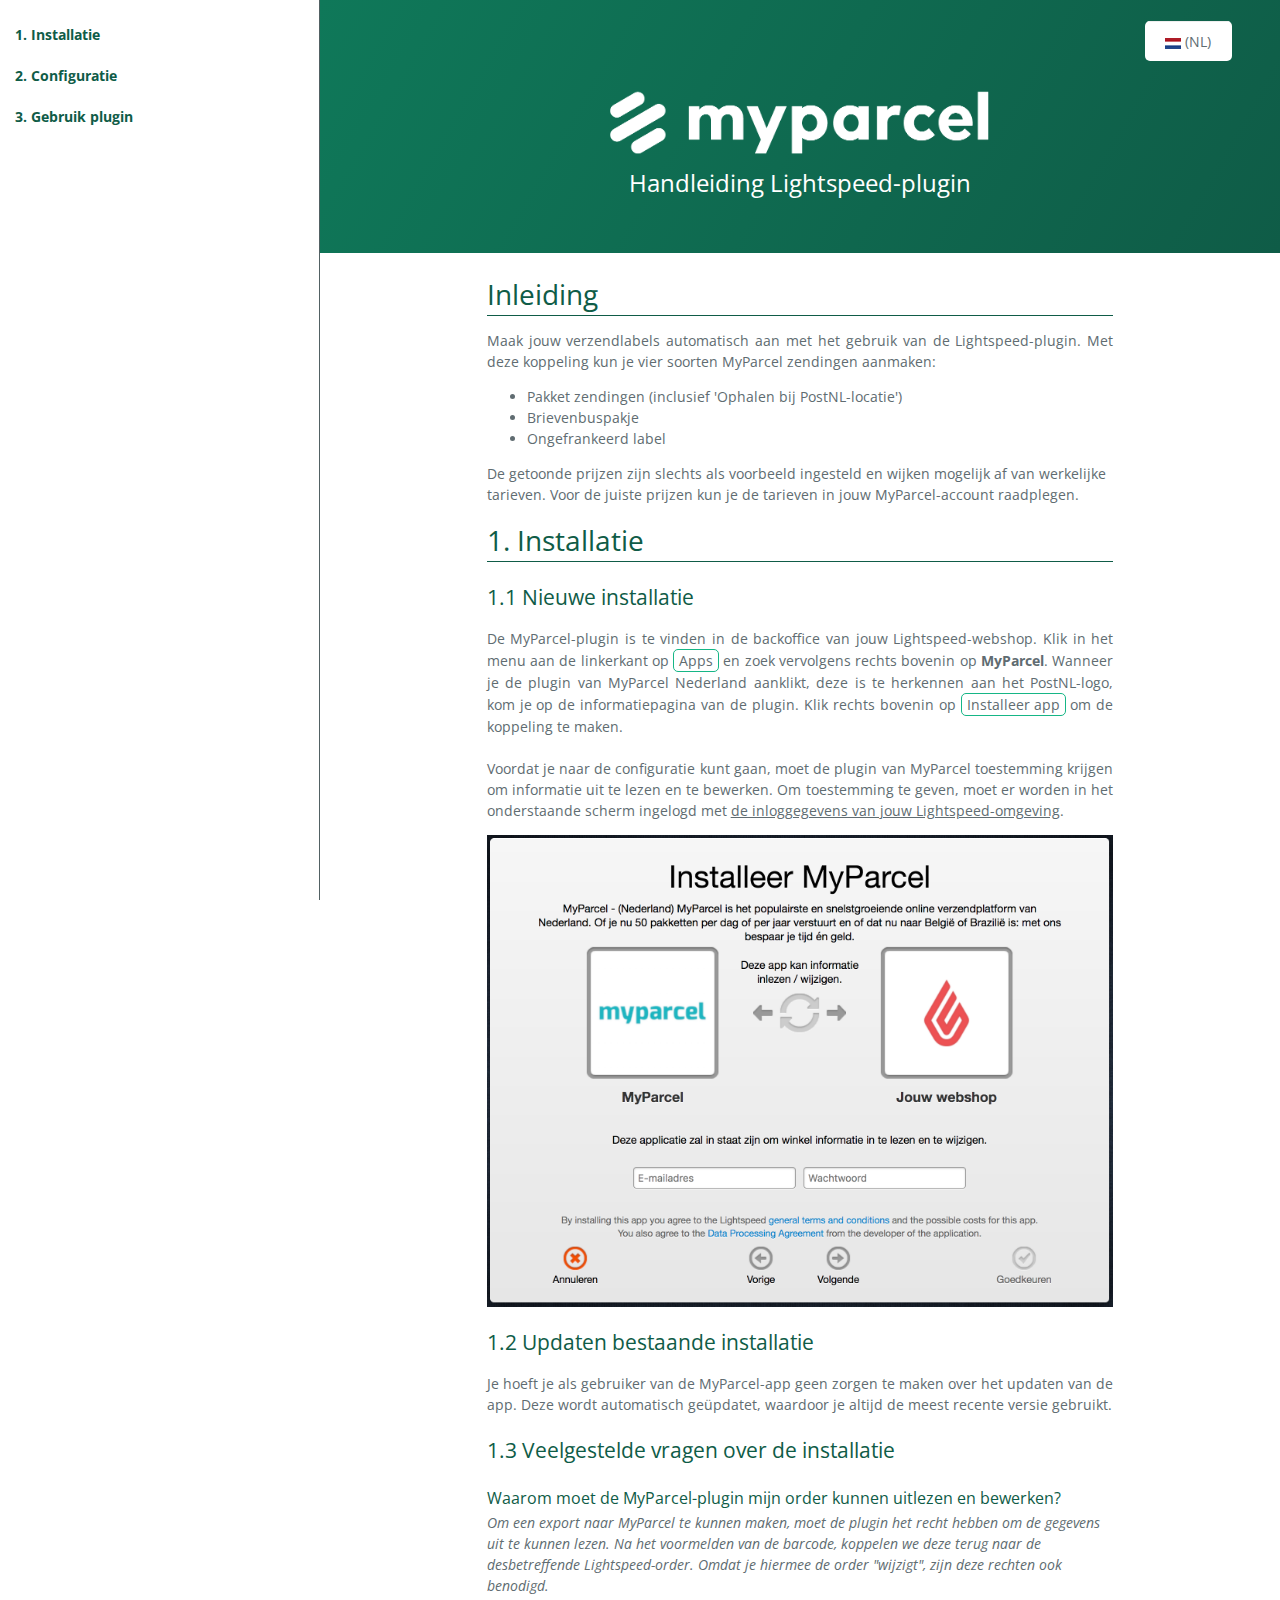
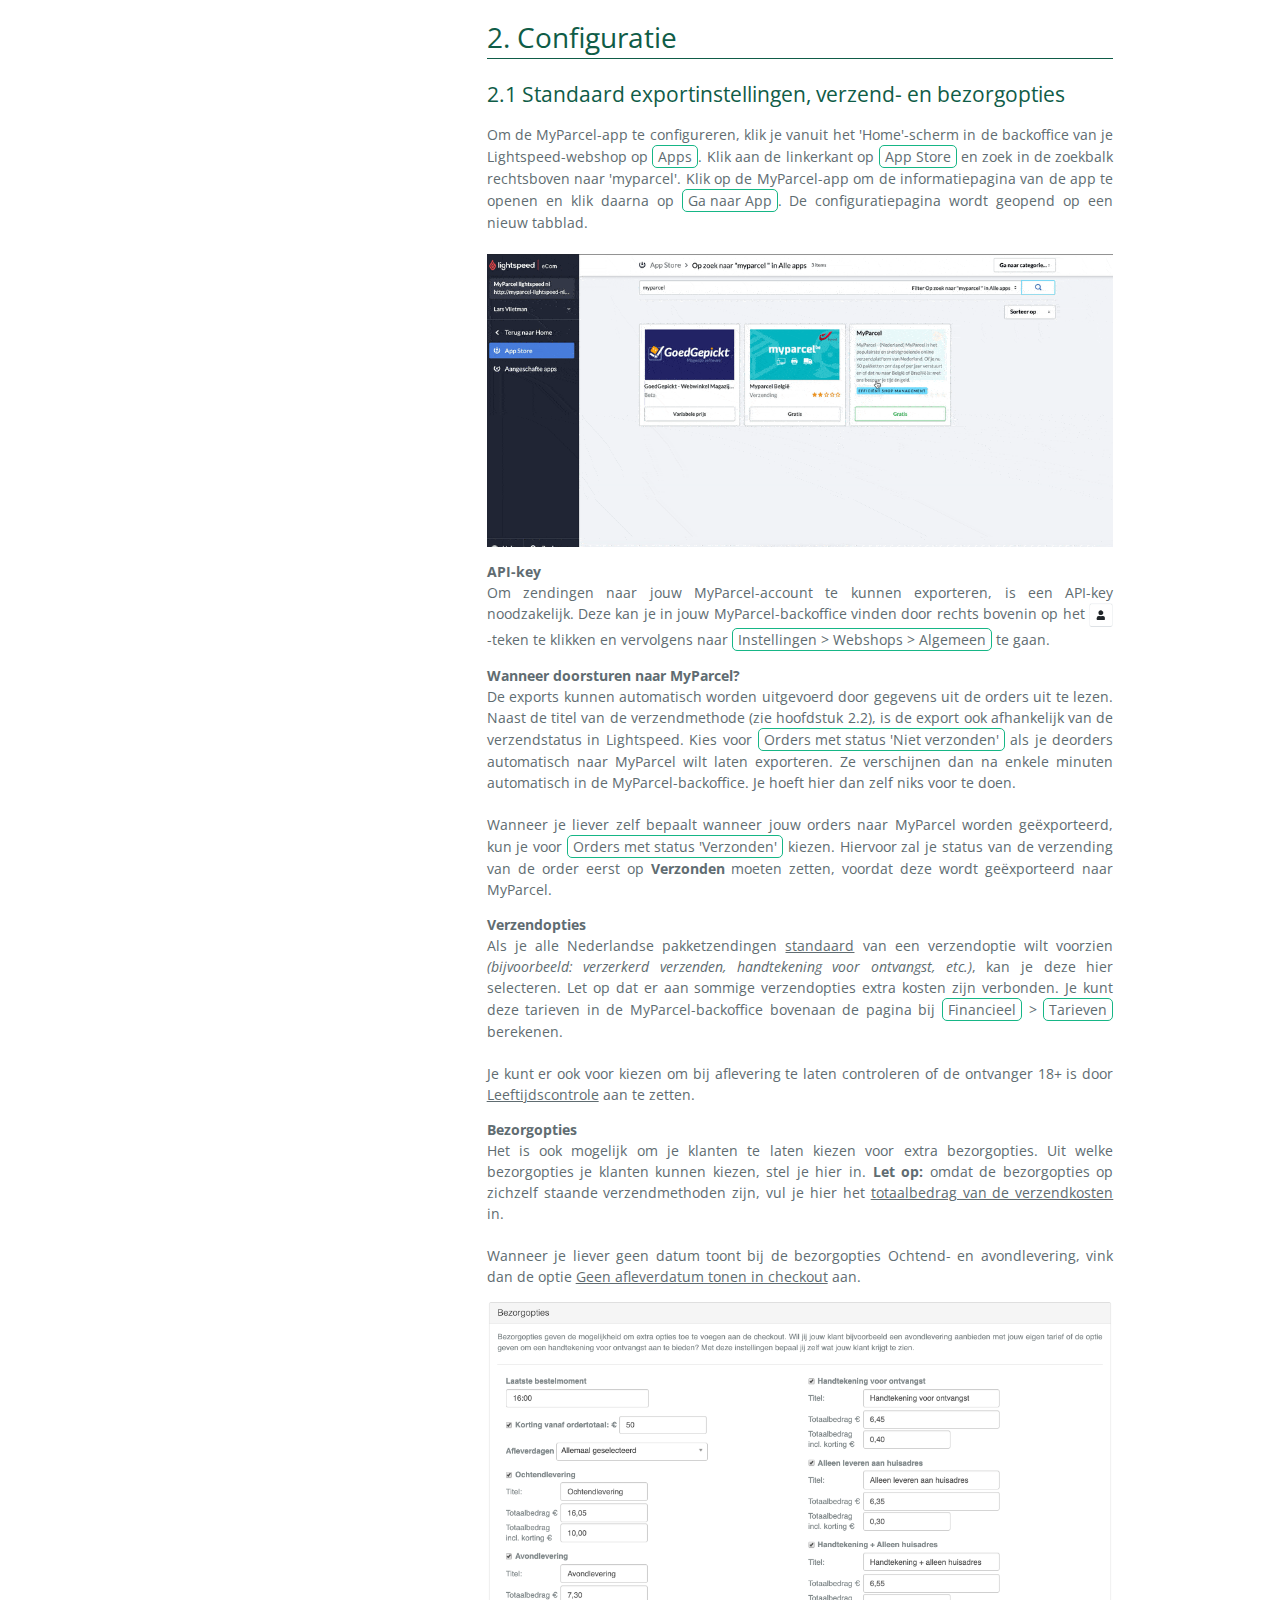
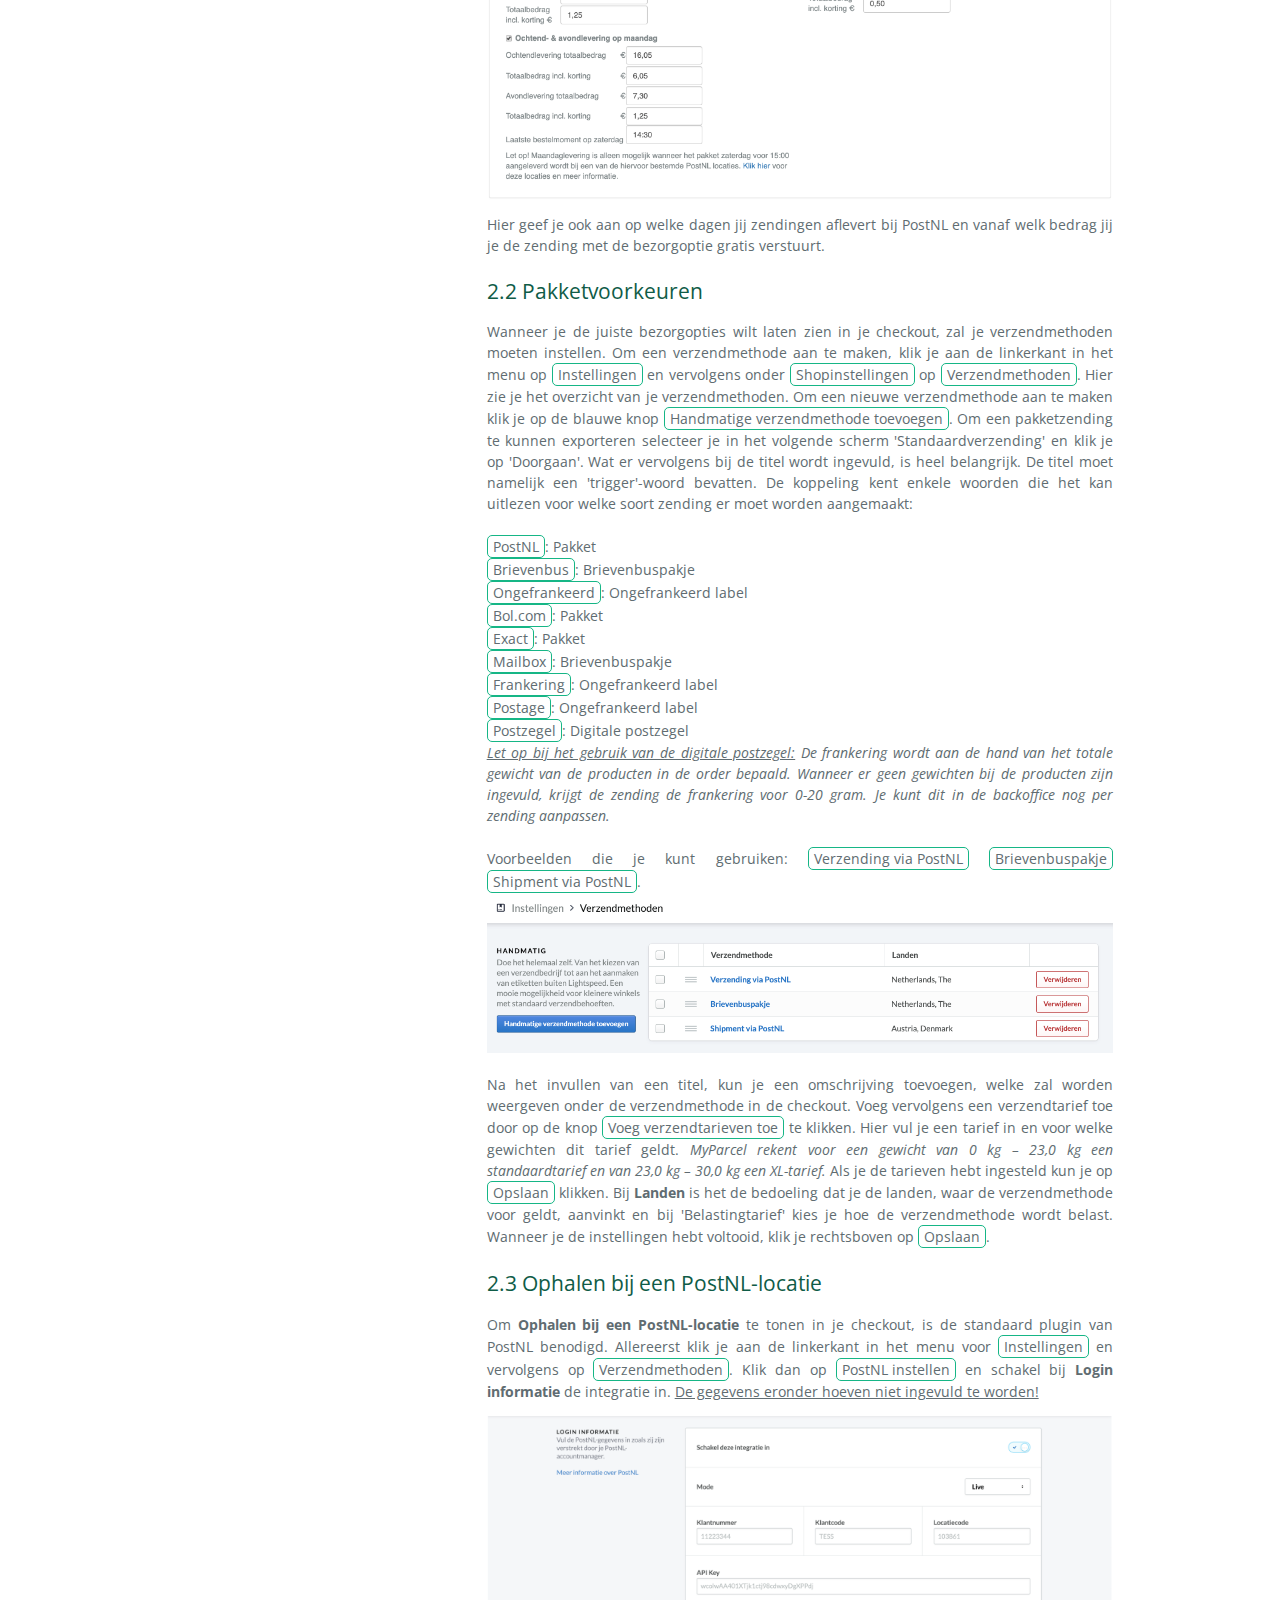
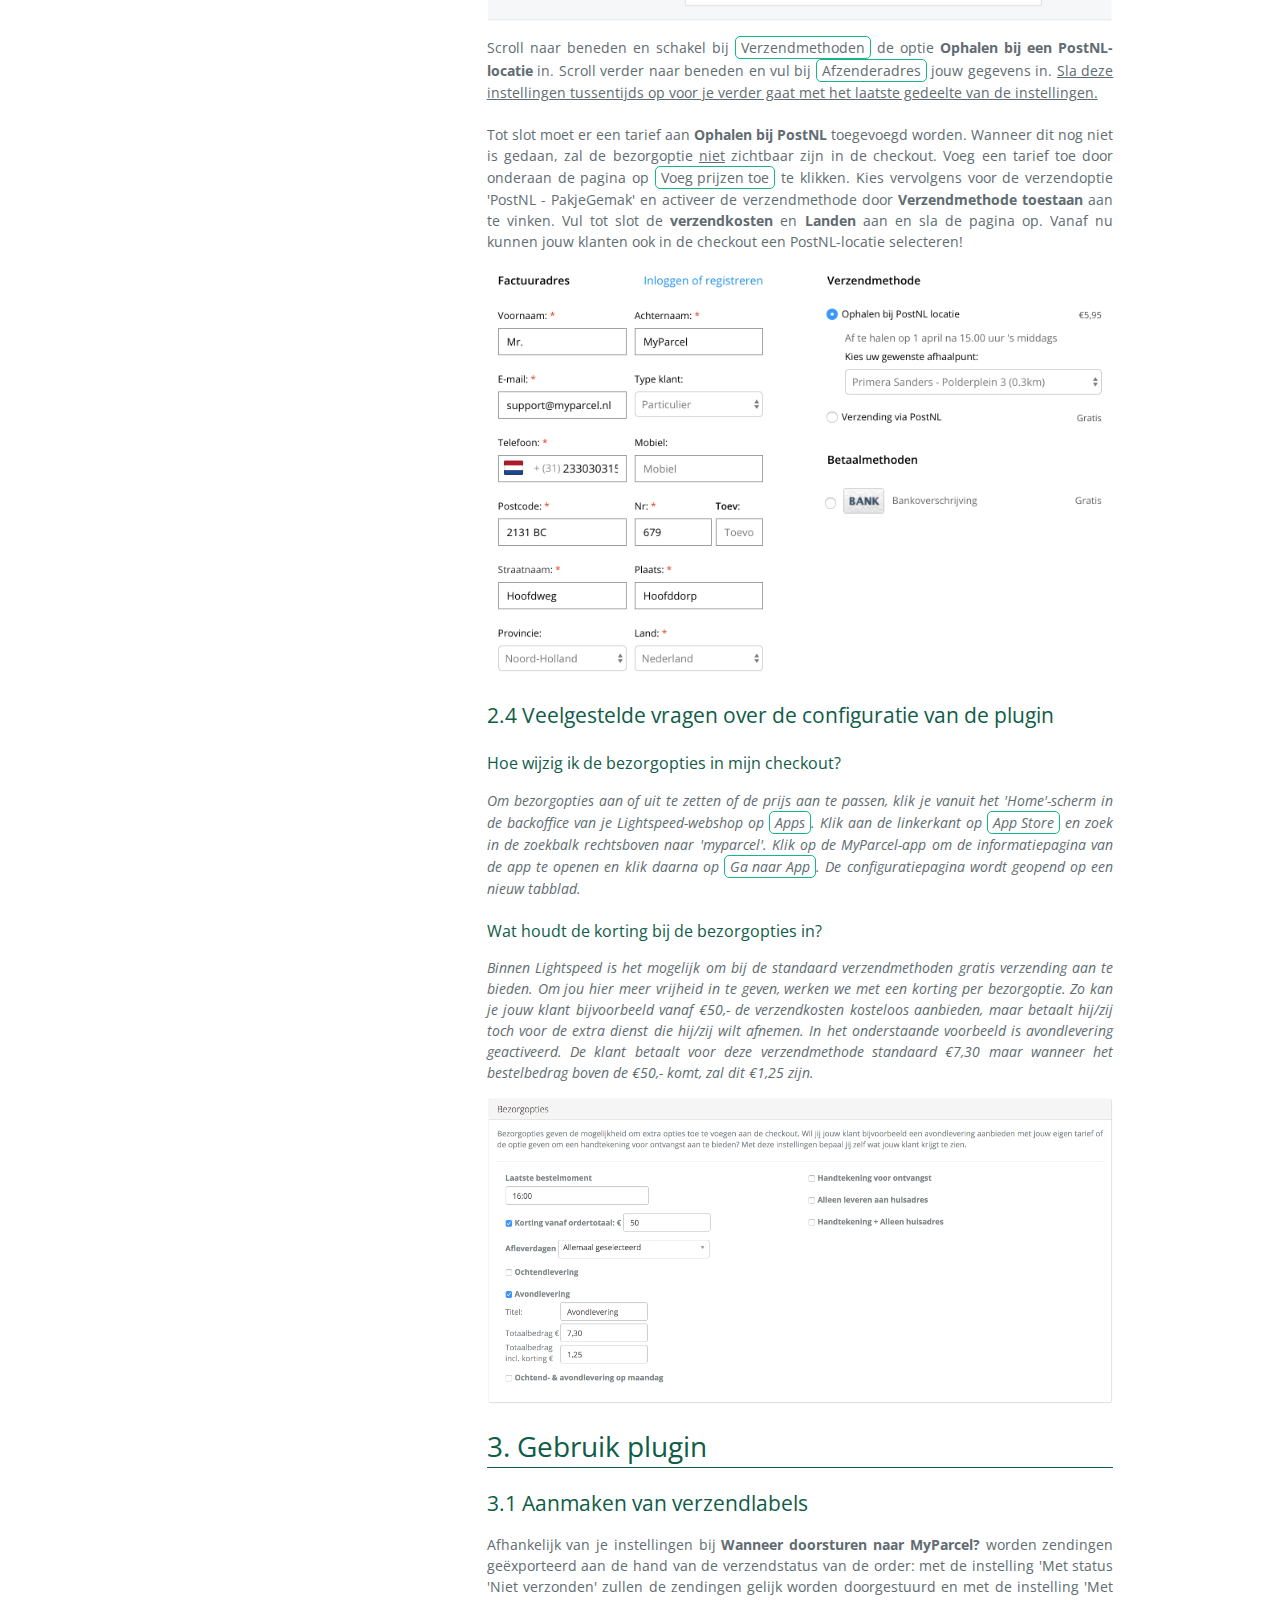
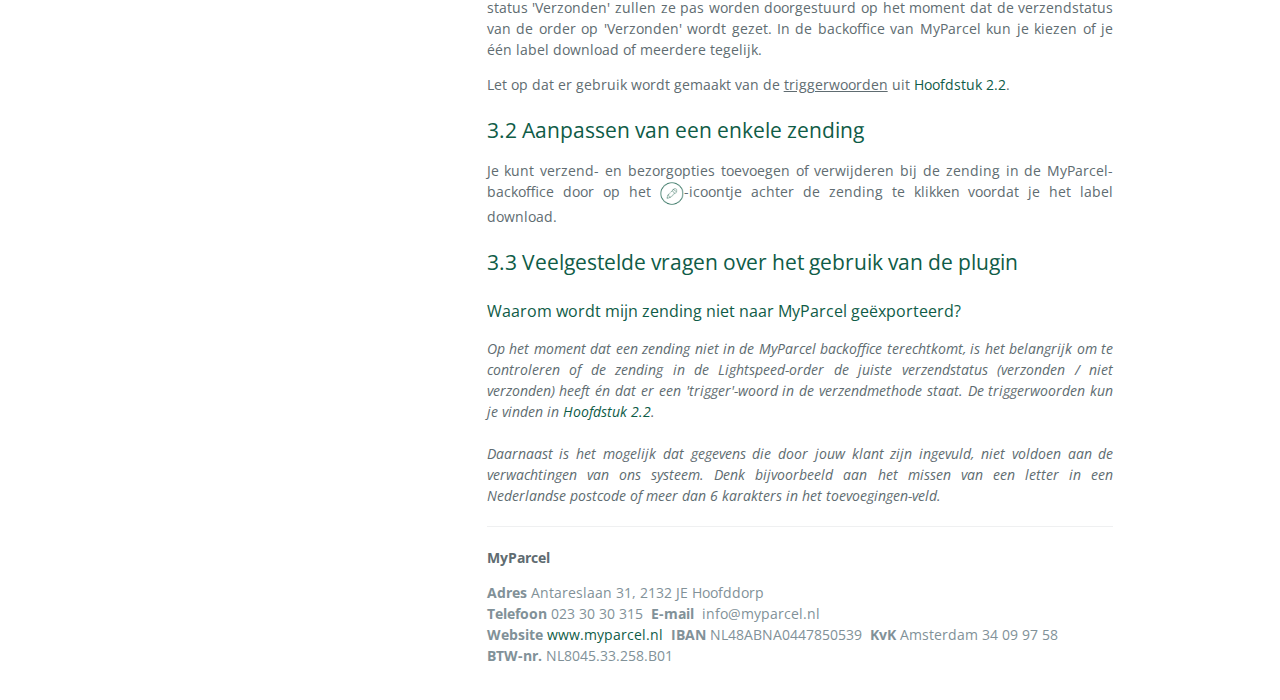
<file: index.html>
<!DOCTYPE html>
<html lang="en-us">

    <head>
        <meta charset="UTF-8" />
        <title>Lightspeed Manual</title>
        <meta name="description" content="The documentation to make a connection with MyParcel">
        <meta content="width=device-width, initial-scale=1" name="viewport" />
        <link rel="shortcut icon" href="https://backoffice.myparcel.nl/images/favicon/favicon.ico">
        <link href="css/normalize.css" media="screen" rel="stylesheet" type="text/css" />
        <link href="css/languagepicker.css" media="screen" rel="stylesheet" type="text/css"/>
        <link href="css/bootstrap.min.css" media="screen" rel="stylesheet" type="text/css" />
        <link href="https://fonts.googleapis.com/css?family=Open+Sans:400,700" rel="stylesheet" type="text/css" />
        <link href="css/stylesheet.css" media="screen" rel="stylesheet" type="text/css" />
        <link href="css/github-light.css" media="screen" rel="stylesheet" type="text/css" />
        <script src="js/jquery-3.0.0.min.js"></script>
        <script src="js/bootstrap.min.js"></script>
        <script src="js/languagepicker.js"></script>
        <script src="js/auto_menu.js"></script>
        
    </head>

    <body>
        <ul class="languagepicker roundborders">
            <li id="NL"><img src="media/flags/netherlands-flag-icon-16.png"/> (NL)</li>
            <li id="EN"><img src="media/flags/british-flag-icon-16.png"/> (EN)</li>
        </ul>
        <section class="all-content"></section>
    </body>

</html>
</file>
<file: css/languagepicker.css>
/* language picker*/

.languageTitel{
    float: right;
    margin: 0 48px;
    z-index: 300;
    position: absolute;
    right: 50px;
    top: 30px;
}

.languagepicker {
    background-color: #FFF;
    display: inline-block;
    padding: 0;
    height: 40px;
    overflow: hidden;
    transition: all .3s ease;
    vertical-align: top;
    float: none;
    margin: 0 48px;
    z-index: 300;
    position: absolute;
    right: 0px;
    top: 21px;
}

.languagepicker:hover {
    /* don't forget the 1px border */
    height: auto;
}

.languagepicker a{
    color: #000;
    text-decoration: none;
}

.languagepicker li {
    display: block;
    padding: 0px 20px;
    line-height: 40px;
    border-top: 1px solid #EEE;
}

.languagepicker li:hover{
    background-color: #EEE;
}

.roundborders {
    border-radius: 5px;
}
</file>
<file: css/stylesheet.css>
* {
    box-sizing: border-box;
}

body {
    padding: 0;
    margin: 0;
    font-family: "Open Sans", "Helvetica Neue", Helvetica, Arial, sans-serif;
    line-height: 1.5;
    color: #606c71;
    position: relative;
}


a {
    color: #0F5C47;
    text-decoration: none;
}

a:hover {
    text-decoration: underline;
}
a:hover, a:focus {
    color: #526263;
}

h1 {
    border-bottom: 1px solid #0F5C47;
}

.nice {
    border-radius: 5px;
    border: solid #16B686 1px;
    display: inline-block;
    padding: 0 5px;
}

.btn {
    display: inline-block;
    margin-bottom: 1rem;
    color: white;
    background-color: rgba(255, 255, 255, 0.08);
    border: 1px solid rgba(255, 255, 255, 0.2);
    border-radius: 0.3rem;
    transition: color 0.2s, background-color 0.2s, border-color 0.2s;
}

.btn + .btn {
    margin-left: 1rem;
}

.btn:hover {
    color: rgba(255, 255, 255, 0.8);
    text-decoration: none;
    background-color: rgba(255, 255, 255, 0.2);
    border-color: rgba(255, 255, 255, 0.3);
}

.page-header > .postman-run-button:after {
    content: "Run in postman";
    margin: 10px;
}

.page-header > .postman-run-button {
    background: none;
    display: inline-block;
    margin-bottom: 1rem;
    color: white;
    background-color: rgba(255, 255, 255, 0.08);
    border: 1px solid rgba(255, 255, 255, 0.2);
    border-radius: 0.3rem;
    transition: color 0.2s, background-color 0.2s, border-color 0.2s;
    width: 140px;
    height: 38px;
    padding-top: 7.9px;
}

.page-header {
    padding: 30px;
}

.box {
    background-color: rgba(15, 92, 71, 0.04);
    -moz-box-shadow: inset 0 0 10px #0F5C47;
    -webkit-box-shadow: inset 0 0 10px #0F5C47;
    box-shadow: inset 0 0 10px #0f78593b;
    padding: 10px;
    margin-bottom: 10px;
}

@media screen and (min-width: 64em) {
    .btn {
        padding: 0.75rem 1rem;
    }
}

@media screen and (min-width: 42em) and (max-width: 64em) {
    .btn {
        padding: 0.6rem 0.9rem;
    }
}

@media screen and (max-width: 42em) {
    .btn {
        display: block;
        width: 100%;
        padding: 0.75rem;
    }

    .btn + .btn {
        margin-top: 1rem;
        margin-left: 0;
    }
}

.page-header {
    color: #fff;
    text-align: center;
    background-color: #0F5C47;
    background-image: linear-gradient(120deg, #0F7859, #0F5C47);
}


.project-name {
    margin-top: -50px;
    margin-bottom: 0.1rem;
    word-wrap: break-word;
    border-bottom: none;
    font-weight: normal;
    font-size: 24px;
}

/* @media screen and (min-width: 64em) {
    .project-name {
    }
}

@media screen and (min-width: 42em) and (max-width: 64em) {
    .project-name {
    }
}

@media screen and (max-width: 42em) {
    .project-name {
    }
} */

.project-tagline {
    margin-bottom: 2rem;
    font-weight: normal;
    opacity: 0.7;
}

/* @media screen and (min-width: 64em) {
    .project-tagline {
    }
}

@media screen and (min-width: 42em) and (max-width: 64em) {
    .project-tagline {
    }
}

@media screen and (max-width: 42em) {
    .project-tagline {
    }
} */


.menu {
    background-color: white;
    border-right: 1px solid #526163;
    top: 0;
    left: 0;
    position: fixed;
    height: 100%;
    overflow-y: auto;
    padding: 0;
    z-index: 10;
}

.navbar {
    border: none;
}

.navbar .nav>.active>a, .navbar .nav>.active>a:hover, .navbar .nav>.active>a:focus {
    color: #555;
    background-color: #e7e7e7;
}
.navbar-header {
    width: 100%;
}

.h2item {
    display: none;
    margin-left: 15px;
}

.h3item {
    display: none;
    margin-left: 30px;
}
.main-content h3 {
    margin-top: 2rem;
    margin-bottom: 1px;
    font-weight: normal;
    color: #0F5C47;
}

.active > .h2item, .h2item > .active, .active > .h2item > .h3item, .active > .h3item    {
    display: block;
}

.navbar-collapse {
    padding: 0;
}

.nav>li>a {
    position: inherit;
    display: block;
}

.main-content :first-child {
    margin-top: 0;
}

.main-content img {
    max-width: 100%;
}

.main-content h1, .main-content h2, .main-content h4, .main-content h5, .main-content h6 {
    margin-top: 2rem;
    margin-bottom: 1rem;
    font-weight: normal;
    color: #0F5C47;
}

.main-content p {
    text-align: justify;
    margin-bottom: 1em;
}

.main-content code {
    padding: 2px 4px;
    font-family: Consolas, "Liberation Mono", Menlo, Courier, monospace;
    color: #383e41;
    background-color: #f3f6fa;
    border-radius: 0.3rem;
}

.main-content pre {
    padding: 0.8rem;
    margin-top: 0;
    margin-bottom: 1rem;
    font: 1rem Consolas, "Liberation Mono", Menlo, Courier, monospace;
    color: #567482;
    word-wrap: normal;
    background-color: #f3f6fa;
    border: solid 1px #dce6f0;
    border-radius: 0.3rem;
}

.main-content pre > code {
    padding: 0;
    margin: 0;
    color: #567482;
    word-break: normal;
    white-space: pre;
    background: transparent;
    border: 0;
}

.main-content .highlight {
    margin-bottom: 1rem;
}

.main-content .highlight pre {
    margin-bottom: 0;
    word-break: normal;
}

.main-content .highlight pre, .main-content pre {
    padding: 0.8rem;
    overflow: auto;
    line-height: 1.45;
    border-radius: 0.3rem;
}

.main-content pre code, .main-content pre tt {
    display: inline;
    max-width: initial;
    padding: 0;
    margin: 0;
    overflow: initial;
    line-height: inherit;
    word-wrap: normal;
    background-color: transparent;
    border: 0;
}

.main-content pre code:before, .main-content pre code:after, .main-content pre tt:before, .main-content pre tt:after {
    content: normal;
}

.main-content ul, .main-content ol {
    margin-top: 0;
}

.main-content blockquote {
    padding: 0 1rem;
    color: #819198;
    border-left: 0.3rem solid #dce6f0;
}

.main-content blockquote > :first-child {
    margin-top: 0;
}

.main-content blockquote > :last-child {
    margin-bottom: 0;
}

.main-content table {
    display: block;
    width: 100%;
    overflow: auto;
    word-break: normal;
    word-break: keep-all;
}

.main-content table th {
    font-weight: bold;
}

.main-content table th, .main-content table td {
    padding: 0.5rem 1rem;
    border: 1px solid #e9ebec;
}

.main-content dl {
    padding: 0;
}

.main-content dl dt {
    padding: 0;
    margin-top: 1rem;
    font-weight: bold;
}

.main-content dl dd {
    padding: 0;
    margin-bottom: 1rem;
}

.main-content hr {
    height: 2px;
    padding: 0;
    margin: 1rem 0;
    background-color: #eff0f1;
    border: 0;
}

@media screen and (min-width: 64em) {
    .main-content {
        padding: 2rem 6rem;
    }
}

@media screen and (min-width: 42em) and (max-width: 64em) {
    .main-content {
        padding: 2rem 4rem;
    }
}

@media screen and (max-width: 42em) {
    .main-content {
        padding: 2rem 1rem;
    }
}

.site-footer {
    padding-top: 2rem;
    margin-top: 2rem;
    border-top: solid 1px #eff0f1;
}

.site-footer-owner {
    display: block;
    font-weight: bold;
}

.site-footer-credits {
    color: #819198;
}

/* @media screen and (min-width: 64em) {
    .site-footer {
    }
}

@media screen and (min-width: 42em) and (max-width: 64em) {
    .site-footer {
    }
}

@media screen and (max-width: 42em) {
    .site-footer {
    }
} */

.center {
  display: block;
  margin-left: auto;
  margin-right: auto;
}
</file>
<file: css/github-light.css>
/*
The MIT License (MIT)

Copyright (c) 2016 GitHub, Inc.

Permission is hereby granted, free of charge, to any person obtaining a copy
of this software and associated documentation files (the "Software"), to deal
in the Software without restriction, including without limitation the rights
to use, copy, modify, merge, publish, distribute, sublicense, and/or sell
copies of the Software, and to permit persons to whom the Software is
furnished to do so, subject to the following conditions:

The above copyright notice and this permission notice shall be included in all
copies or substantial portions of the Software.

THE SOFTWARE IS PROVIDED "AS IS", WITHOUT WARRANTY OF ANY KIND, EXPRESS OR
IMPLIED, INCLUDING BUT NOT LIMITED TO THE WARRANTIES OF MERCHANTABILITY,
FITNESS FOR A PARTICULAR PURPOSE AND NONINFRINGEMENT. IN NO EVENT SHALL THE
AUTHORS OR COPYRIGHT HOLDERS BE LIABLE FOR ANY CLAIM, DAMAGES OR OTHER
LIABILITY, WHETHER IN AN ACTION OF CONTRACT, TORT OR OTHERWISE, ARISING FROM,
OUT OF OR IN CONNECTION WITH THE SOFTWARE OR THE USE OR OTHER DEALINGS IN THE
SOFTWARE.

*/

.pl-c /* comment */ {
  color: #969896;
}

.pl-c1 /* constant, variable.other.constant, support, meta.property-name, support.constant, support.variable, meta.module-reference, markup.raw, meta.diff.header */,
.pl-s .pl-v /* string variable */ {
  color: #0086b3;
}

.pl-e /* entity */,
.pl-en /* entity.name */ {
  color: #795da3;
}

.pl-smi /* variable.parameter.function, storage.modifier.package, storage.modifier.import, storage.type.java, variable.other */,
.pl-s .pl-s1 /* string source */ {
  color: #333;
}

.pl-ent /* entity.name.tag */ {
  color: #63a35c;
}

.pl-k /* keyword, storage, storage.type */ {
  color: #a71d5d;
}

.pl-s /* string */,
.pl-pds /* punctuation.definition.string, string.regexp.character-class */,
.pl-s .pl-pse .pl-s1 /* string punctuation.section.embedded source */,
.pl-sr /* string.regexp */,
.pl-sr .pl-cce /* string.regexp constant.character.escape */,
.pl-sr .pl-sre /* string.regexp source.ruby.embedded */,
.pl-sr .pl-sra /* string.regexp string.regexp.arbitrary-repitition */ {
  color: #183691;
}

.pl-v /* variable */ {
  color: #ed6a43;
}

.pl-id /* invalid.deprecated */ {
  color: #b52a1d;
}

.pl-ii /* invalid.illegal */ {
  color: #f8f8f8;
  background-color: #b52a1d;
}

.pl-sr .pl-cce /* string.regexp constant.character.escape */ {
  font-weight: bold;
  color: #63a35c;
}

.pl-ml /* markup.list */ {
  color: #693a17;
}

.pl-mh /* markup.heading */,
.pl-mh .pl-en /* markup.heading entity.name */,
.pl-ms /* meta.separator */ {
  font-weight: bold;
  color: #1d3e81;
}

.pl-mq /* markup.quote */ {
  color: #008080;
}

.pl-mi /* markup.italic */ {
  font-style: italic;
  color: #333;
}

.pl-mb /* markup.bold */ {
  font-weight: bold;
  color: #333;
}

.pl-md /* markup.deleted, meta.diff.header.from-file */ {
  color: #bd2c00;
  background-color: #ffecec;
}

.pl-mi1 /* markup.inserted, meta.diff.header.to-file */ {
  color: #55a532;
  background-color: #eaffea;
}

.pl-mdr /* meta.diff.range */ {
  font-weight: bold;
  color: #795da3;
}

.pl-mo /* meta.output */ {
  color: #1d3e81;
}
</file>
